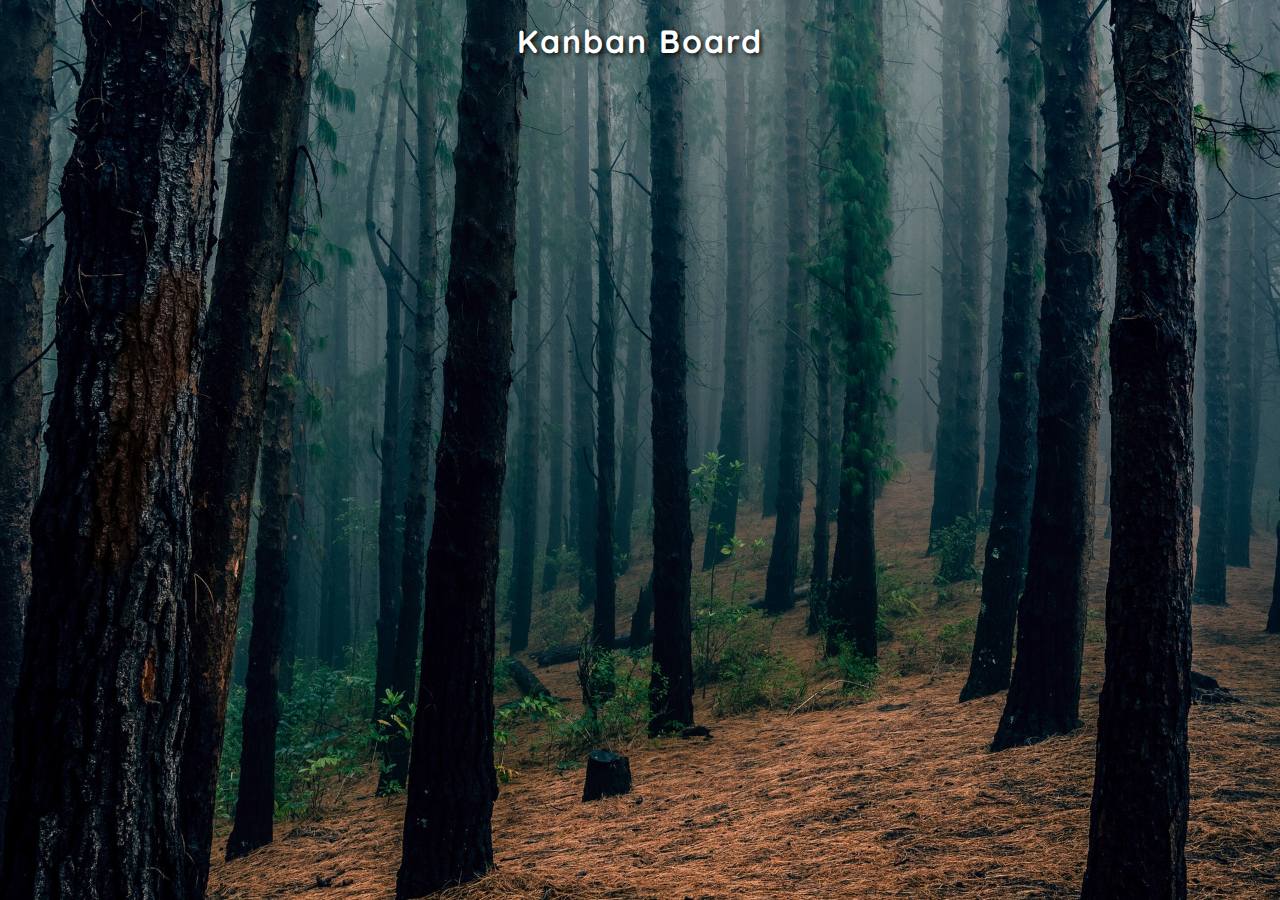
<file: Desktop/20-JS-projects/-- template-drag-and-drop/index.html>
<!DOCTYPE html>
<html lang="en">
<head>
    <meta charset="UTF-8">
    <meta name="viewport" content="width=device-width, initial-scale=1.0">
    <title>Drag and Drop</title>
    <link rel="icon" type="image/png" href="favicon.png">
    <link rel="stylesheet" href="style.css">
</head>
<body>
    <h1 class="main-title">Kanban Board</h1>
    <!-- Script -->
    <script src="script.js"></script>
</body>
</html>
</file>
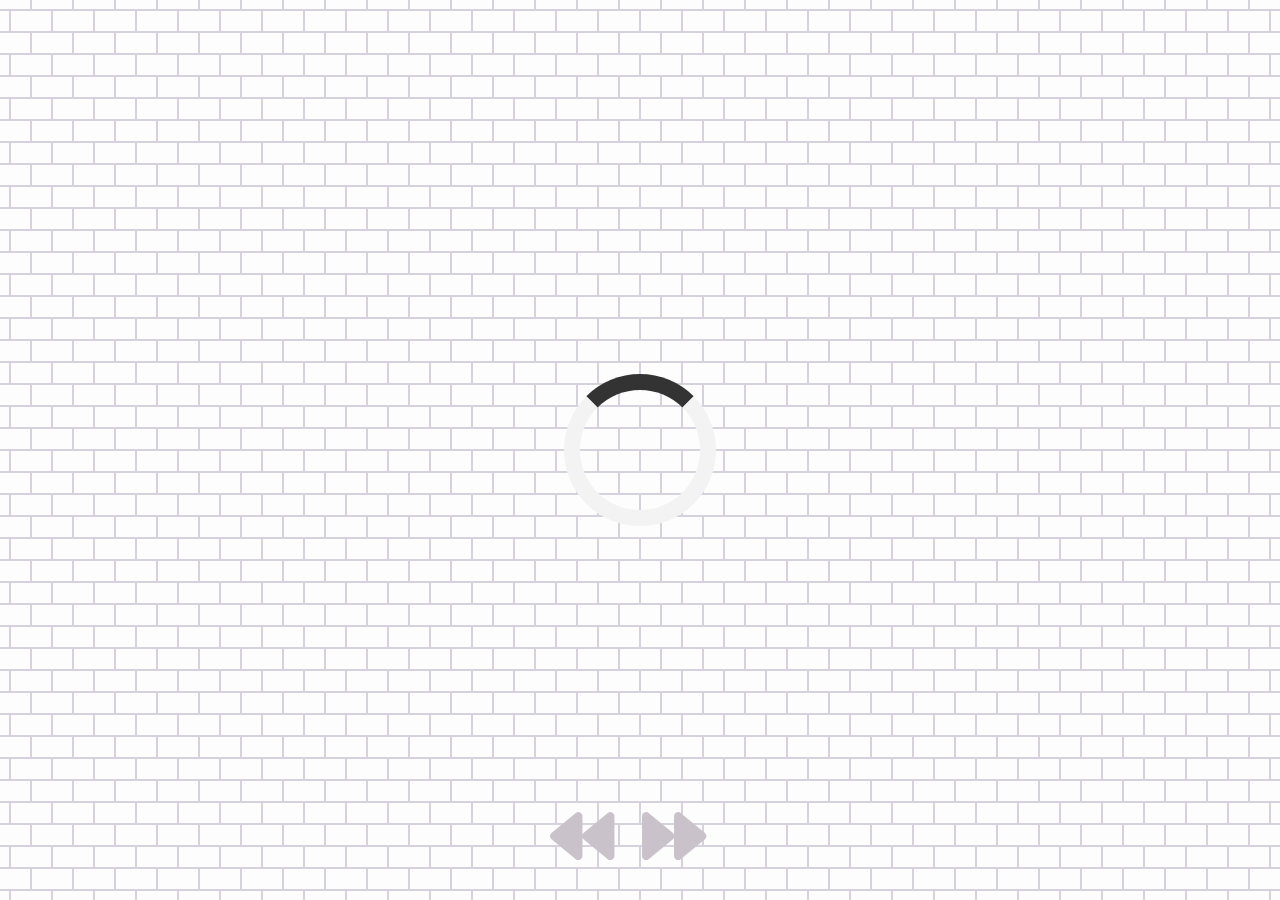
<file: Desktop/20-JS-projects/quote-generator/index.html>
<!DOCTYPE html>
<html lang="en">
<head>
    <meta charset="UTF-8">
    <meta name="viewport" content="width=device-width, initial-scale=1.0">
    <title>Quote Generator</title>
    <link rel="icon" type="image/png" href="quotation.png">     <!-- icons are used from fontawesome.com-->
    <link rel="preconnect" href="https://fonts.googleapis.com">

    <!-- Old Favicon - Grab Icon From Google (Might be unsupported in the future) -->
    <!-- <link rel="icon" type="image/png" href="https://s2.googleusercontent.com/s2/favicons?domain=jacinto.design"> -->

    <link rel="stylesheet" href="https://cdnjs.cloudflare.com/ajax/libs/font-awesome/5.10.2/css/all.min.css"/>
    <link rel="stylesheet" href="style.css">
</head>
<body>
    <div class="quote-container" id="quote-container">   <!-- id is for JS-->
        <!-- Create a div for quote -->
        <div class="quote-text">                           <!-- command / for quote -->
            <i class="fas fa-quote-left"></i>
            <span id = 'quote' ></span>              <!-- <span> does not take up any space other than the quote itself-->
            <i class="fas fa-quote-right"></i>
        </div>
        
        <!-- Create a div for author -->
        <div class="quote-author">
            <span id = 'author'></span>
        </div>

        <!-- Create a div for button -->
        <div class="button-group1">
            <button id = "fb" title ='Post this!'>
                <i class="fab fa-facebook-f"></i>
            <button id = "twitter" title ='Tweet this!'>
                <i class="fab fa-twitter"></i>

                <!-- <button id="new-quote" class ='new-quote-button'>New Quote</button> -->
            </button> 
        </div>
       
    </div> 
     <!-- Button for clicking to generate a new quote -->
    <div class = 'button-group2'>
        <span id="pre-quote" >
            <i class="fas fa-solid fa-backward"></i>
        </span>
        <span id="new-quote">
            <i class="fas fa-solid fa-forward"></i>
        </span>
        <!-- <button id="pre-quote" class = 'new-quote-button1'>Previous Quote</button> -->
        <!-- <button id="new-quote" class = 'new-quote-button2'>New Quote</button> -->
    </div>
   
    <!-- Loader -->
    <div class="loader" id="loader"></div>

    <!-- Script -->
    <script src="quotes.js"></script>
    <script src="localQuotes.js"></script>   <!-- use this if website does not work-->

    <!-- End Script -->

</body>
</html>
</file>
<file: Desktop/20-JS-projects/-- template-drag-and-drop/style.css>
/* Trees Image - Pexels: https://www.pexels.com/photo/photo-of-trees-in-forest-3801030/ */
@import url("https://fonts.googleapis.com/css?family=Quicksand&display=swap");

html {
  box-sizing: border-box;
}

:root {
  --column-1: #a2622d;
  --column-2: #1b6161;
  --column-3: #248224;
  --column-4: #a22d22;
}

body {
  margin: 0;
  background: url("./trees.jpg");
  background-size: cover;
  background-position: 50% 60%;
  background-attachment: fixed;
  color: white;
  font-family: Quicksand, sans-serif;
  overflow-y: hidden;
}

h1 {
  letter-spacing: 2px;
  text-shadow: 2px 2px 5px black;
}

.main-title {
  text-align: center;
  font-size: 3rem;
}

ul {
  list-style-type: none;
  margin: 0;
  padding: 0;
}

.drag-container {
  margin: 20px;
}

.drag-list {
  display: flex;
  align-items: flex-start;
}

/* Columns */
.drag-column {

  margin: 0 10px;
  position: relative;
  background-color: rgba(0, 0, 0, 0.4);
  border-radius: 10px;
  overflow-x: hidden;
}

.backlog-column .header,
.backlog-column .solid,
.backlog-column .solid:hover,
.backlog-column .over {
  background-color: var(--column-1);
}

.progress-column .header,
.progress-column .solid,
.progress-column .solid:hover,
.progress-column .over {
  background-color: var(--column-2);
}

.complete-column .header,
.complete-column .solid,
.complete-column .solid:hover,
.complete-column .over {
  background-color: var(--column-3);
}

.on-hold-column .header,
.on-hold-column .solid,
.on-hold-column .solid:hover,
.on-hold-column .over {
  background-color: var(--column-4);
}

/* Custom Scrollbar */
.custom-scroll {
  overflow-y: auto;
  max-height: 75vh;
}

.custom-scroll::-webkit-scrollbar-track {
  box-shadow: inset 0 0 6px rgba(0, 0, 0, 0.4);
  border-radius: 10px;
  background-color: rgba(255, 255, 255, 0.3);
  margin-right: 5px;
}

.custom-scroll::-webkit-scrollbar {
  width: 10px;
}

.custom-scroll::-webkit-scrollbar-thumb {
  border-radius: 10px;
  box-shadow: inset 0 0 6px rgba(0, 0, 0, 0.3);
  background-color: rgba(0, 0, 0, 0.8);
}

.header {
  display: flex;
  justify-content: center;
  border-radius: 10px;
  margin: 10px;
}

.header h1 {
  font-size: 1.25rem;
}

/* Drag and Drop */
.over {
  padding: 50px 10px;
}

.drag-item-list {
  min-height: 50px;
}

.drag-item {
  margin: 10px;
  padding: 10px;
  height: fit-content;
  background-color: rgba(0, 0, 0, 0.8);
  border-radius: 10px;
  line-height: 1.5rem;
  letter-spacing: 1px;
  cursor: pointer;
}

.drag-item:focus {
  outline: none;
  background-color: white;
  color: black;
}

/* Add Button Group */
.add-btn-group {
  display: flex;
  justify-content: space-between;
}

.add-btn {
  margin: 10px;
  padding: 5px 10px;
  display: flex;
  align-items: center;
  cursor: pointer;
  width: fit-content;
  border-radius: 5px;
  transition: all 0.3s ease-in;
  user-select: none;
}

.add-btn:hover {
  background-color: rgba(255, 255, 255, 0.9);
  color: black;
}

.add-btn:active {
  transform: scale(0.97);
}

.solid {
  display: none;
}

.solid:hover {
  transition: unset;
  filter: brightness(95%);
  color: white;
}

.plus-sign {
  font-size: 1.5rem;
  margin-right: 5px;
  position: relative;
  top: -3px;
}

.add-container {
  margin: 10px;
  padding: 5px 10px;
  border-radius: 10px;
  background-color: rgba(255, 255, 255, 0.9);
  min-height: 100px;
  display: none;
}

.add-item {
  width: 100%;
  min-height: 100px;
  height: auto;
  background-color: white;
  border-radius: 10px;
  margin: 5px auto;
  resize: none;
  color: black;
  padding: 10px;
}

.add-item:focus {
  outline: none;
}

/* Media Query: Laptop */
@media screen and (max-width: 1800px) {
  .main-title {
    font-size: 2rem;
  }
}

/* Media Query: Large Smartphone (Vertical) */
@media screen and (max-width: 600px) {
  body {
    overflow-y: auto;
  }

  .drag-container {
    margin: 0;
  }

  .drag-list {
    display: block;
  }

  .drag-column {
    margin: 10px;
  }
}
</file>
<file: Desktop/20-JS-projects/quote-generator/style.css>
html {
  box-sizing: border-box;
}

body {
  margin: 0;                  /* get rid of the margin */
  min-height: 100vh;
  background-color: #fdfdfd;
  background-image: url("data:image/svg+xml,%3Csvg width='42' height='44' viewBox='0 0 42 44' xmlns='http://www.w3.org/2000/svg'%3E%3Cg id='Page-1' fill='none' fill-rule='evenodd'%3E%3Cg id='brick-wall' fill='%239C92AC' fill-opacity='0.4'%3E%3Cpath d='M0 0h42v44H0V0zm1 1h40v20H1V1zM0 23h20v20H0V23zm22 0h20v20H22V23z'/%3E%3C/g%3E%3C/g%3E%3C/svg%3E");
  background-position: center;
  font-family: 'Indie Flower', cursive;
  font-weight: 530;
  text-align: center;
  display: grid;                        /*flex make things are in the middle*/
  align-items: center;
  justify-content: center;
}

i {
  width: 1.5rem;
}

.quote-icon {
  width: 1.6rem;
}

.quote-container {
  font-family: 'Roboto Slab', serif;
  width: auto;
  max-width: 900px;
  padding: 10px 10px;                   /*to create space around*/
  border-radius: 10px;                  /*to curve the corners*/
  background-color: rgba(255,255,255,0.9);
  box-shadow: 0 10px 30px 10px rgba(0,0,0,0.5);             /*top is no shadow, bottom is 10px, the blur, the radius*/
}

.quote-text {
  font-size: 2rem;       /*rem helps with responsive design, rem stands for relative size for the root (html)element*/
}

#quote {
  padding: 1rem;
}

.long-quote {
  font-size: 1.3rem; 
}

.quote-author{
  margin: 10px 10px;
  font-size: 1.5rem;
  font-weight: 100;
  font-style: italic;
  font-family: 'Indie Flower', cursive;
}

.button-group1 {
  margin-top: 2rem;
  display: flex;
  justify-content: space-between;
}

.button-group2 {
  /* margin-top: 1rem; */
  position: absolute;
	bottom: 0%;
	left: 50%;
	transform: translate(-50%, -50%);
}

.fas{
  font-size: 4rem;
  margin-right: 4rem;
  color: rgb(202, 194, 202);
}

button {
  cursor: pointer;
  font-size: 0.9rem;
  height: 2.5rem;
  border: none;
  border-radius: 10px;
  color: #090908;
  background: rgb(202, 194, 202);
  outline: none;
  padding: 0.1rem 1rem;
  box-shadow: 0rem 0.4rem rgba(87, 85, 68, 0.45);
  
}

.fas:hover, 
button:hover{
  filter: brightness(80%);
}

/* .new-quote-button1 {
  font-family: 'Indie Flower', cursive;
  border-right: 5rem solid rgb(202, 194, 202);
  border-top: 3.5rem solid transparent;
  border-bottom: 3.5rem solid transparent;
  background-color: rgba(121,121,121,0.0);
  box-shadow: 0rem 0rem;
}
.new-quote-button2 {
  font-family: 'Indie Flower', cursive;
  border-left: 5rem solid rgb(202, 194, 202);
  border-top: 3.5rem solid ;
  border-bottom: 3.5rem solid;
  margin-left: 3rem;
  background-color: rgba(121,121,121,0.0);
  box-shadow: 0rem 0rem;
} */


h4{
  margin-top:3rem;
  margin-right: 10px;
}


button:active {
  transform: translate(0, 0.3rem);                    /*is to move the box down 0.3rem when active(click)*/
  box-shadow: 0 0rem rgba(111, 111, 111, 0.45);
}

.loader {
  border: 16px solid #f3f3f3;
  border-top: 16px solid #333;
  border-radius: 50%;
  width: 120px;
  height: 120px;
  animation: spin 2s linear infinite;   /*call spin keyframes*/
} 

@keyframes spin {
  0% { transform: rotate(0deg); }
  100% {transform: rotate(360deg); }
}

/* Media Query: Laptop */
@media screen and (max-width: 1250px) {
  
}

/* Media Query: Large Smartphone (Vertical) */
@media screen and (max-width: 700px) {
  .button-group2 {
    display: flex;
    position: fixed;
    bottom: 5px;
    right: 3rem;
    bottom: 2rem;
  }

  .new-quote-button1 {
    border-right: 3rem solid rgb(202, 194, 202);
    border-top: 1.8rem solid transparent;
    border-bottom: 1.8rem solid transparent;
  }
  
  .new-quote-button2 {
    border-left: 3rem solid rgb(202, 194, 202);
    border-top: 1.8rem solid transparent;
    border-bottom: 1.8rem solid transparent;
  }

  .quote-container {
    font-family: 'Roboto Slab', serif;
    width: auto;
    max-width: 300px;
    padding: 10px 10px;                   /*to create space around*/
    border-radius: 10px;                  /*to curve the corners*/
    background-color: rgba(255,255,255,0.9);
    box-shadow: 0 10px 30px 10px rgba(0,0,0,0.5);             /*top is no shadow, bottom is 10px, the blur, the radius*/
  }

  .quote-text {
    font-size: 1rem;      
  }
  .quote-author {
    font-size: 1rem;      
  }
}
</file>
